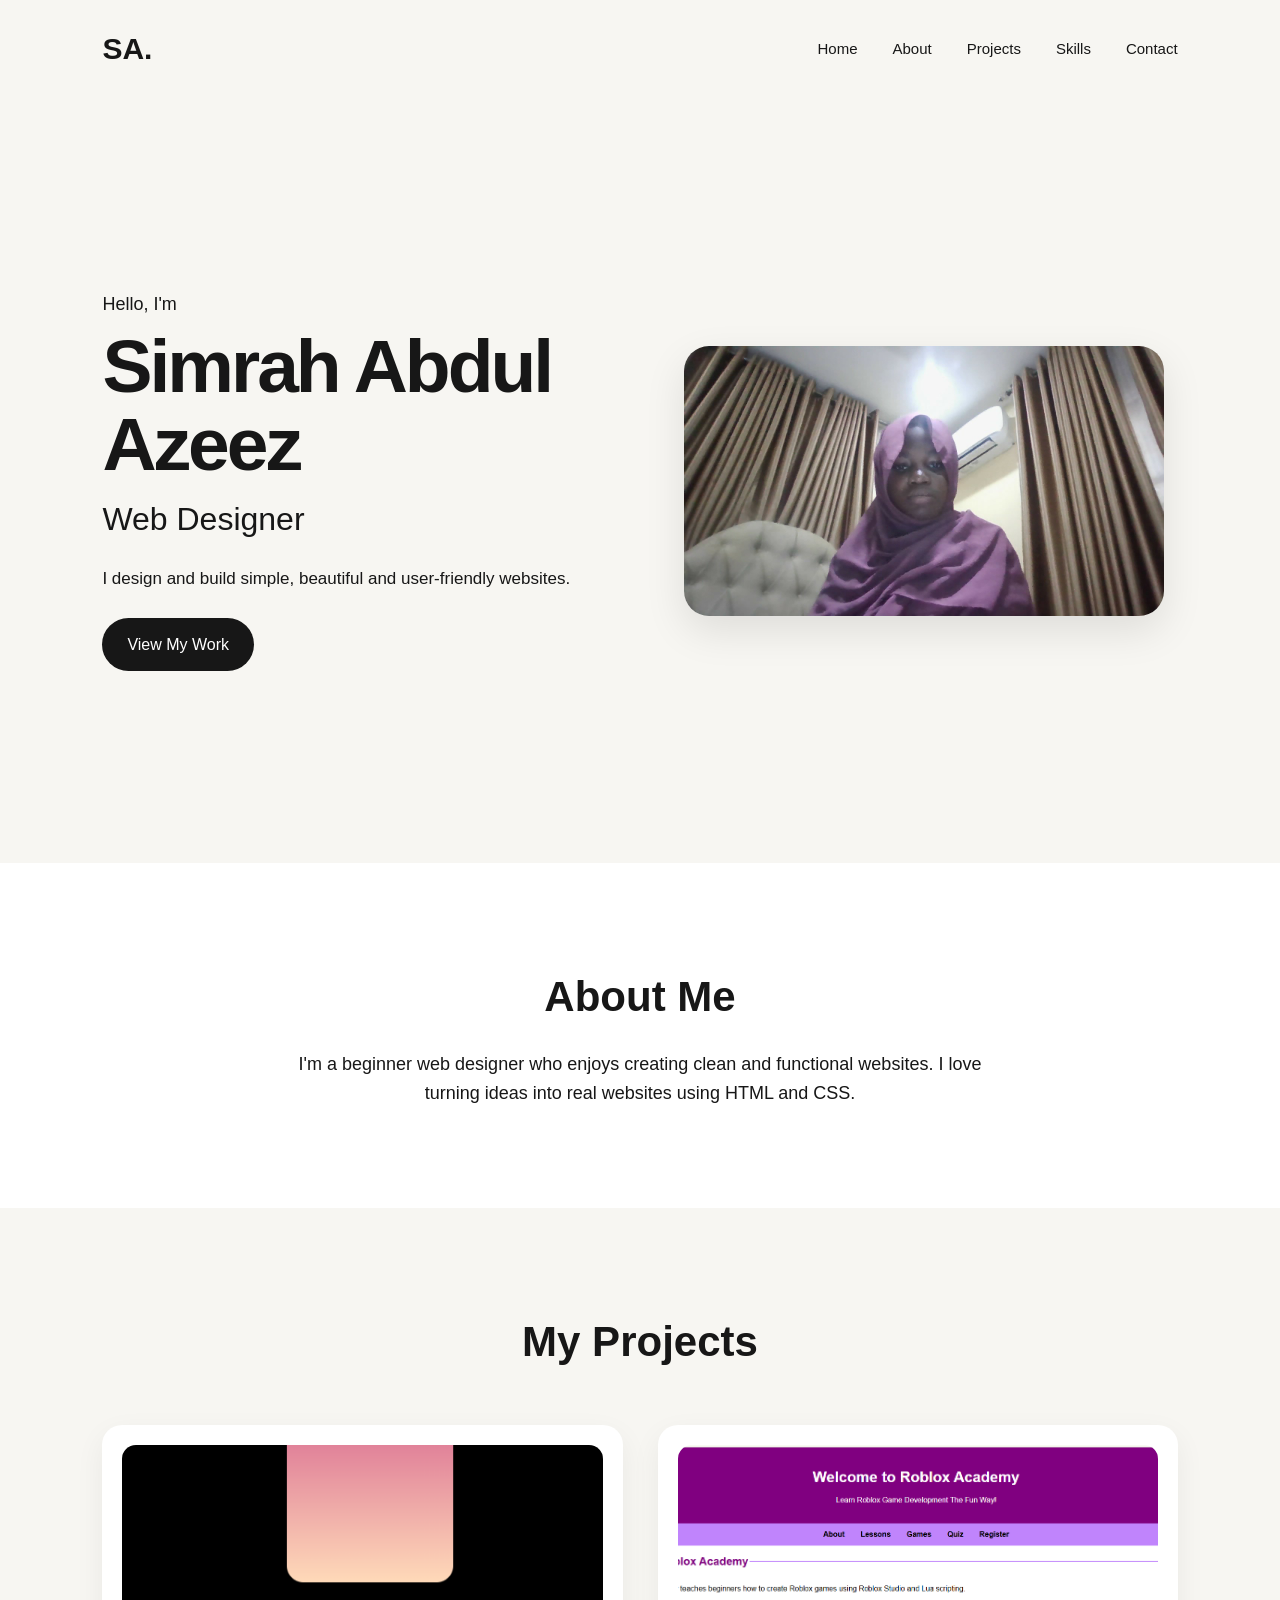
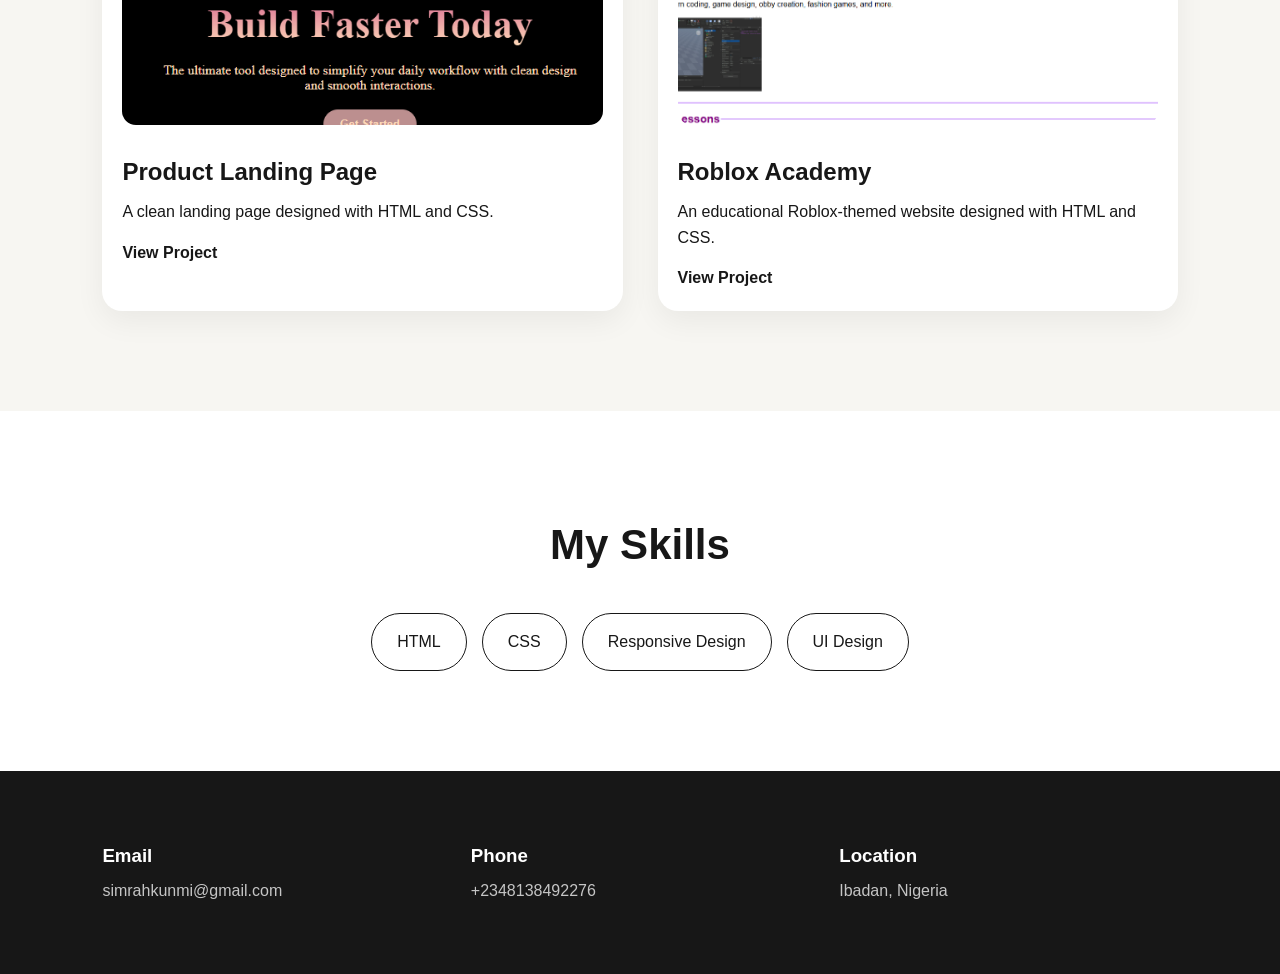
<file: index.html>
<!DOCTYPE html>
<html lang="en">
<head>
<meta charset="UTF-8">
<meta name="viewport" content="width=device-width, initial-scale=1.0">
<title>Simrah Abdul Azeez | Web Designer</title>
<link rel="stylesheet" href="./portfolio.css">
</head>
<body>

<header>
<div class="logo">SA.</div>
<nav>
<a href="#home">Home</a>
<a href="#about">About</a>
<a href="#projects">Projects</a>
<a href="#skills">Skills</a>
<a href="#contact">Contact</a>
</nav>
</header>

<main>

<section class="hero" id="home">
<div class="hero-text">
<p>Hello, I'm</p>
<h1>Simrah Abdul Azeez</h1>
<h2>Web Designer</h2>
<p>I design and build simple, beautiful and user-friendly websites.</p>
<a href="#projects" class="button">View My Work</a>
</div>
<div class="hero-image">
<img src="./images/me.jpg" alt="My photo">
</div>
</section>

<section class="about" id="about">
<h2>About Me</h2>
<p>I'm a beginner web designer who enjoys creating clean and functional websites. I love turning ideas into real websites using HTML and CSS.</p>
</section>

<section class="projects" id="projects">
<h2>My Projects</h2>
<div class="project-container">

<div class="project-card">
<img src="./images/product.png" alt="Product Landing Page">
<h3>Product Landing Page</h3>
<p>A clean landing page designed with HTML and CSS.</p>
<a href="https://simrahkunmi.github.io/productlanding/">View Project</a>
</div>

<div class="project-card">
<img src="./images/robloxx.png" alt="Roblox Academy">
<h3>Roblox Academy</h3>
<p>An educational Roblox-themed website designed with HTML and CSS.</p>
<a href="https://simrahkunmi.github.io/roblox/">View Project</a>
</div>

</div>
</section>

<section class="skills" id="skills">
<h2>My Skills</h2>
<div class="skills-container">
<div class="skill">HTML</div>
<div class="skill">CSS</div>
<div class="skill">Responsive Design</div>
<div class="skill">UI Design</div>
</div>
</section>

</main>

<footer id="contact">
<div class="contact-item">
<h3>Email</h3>
<p>simrahkunmi@gmail.com</p>
</div>

<div class="contact-item">
<h3>Phone</h3>
<p>+2348138492276</p>
</div>

<div class="contact-item">
<h3>Location</h3>
<p>Ibadan, Nigeria</p>
</div>
</footer>

</body>
</html>
</file>
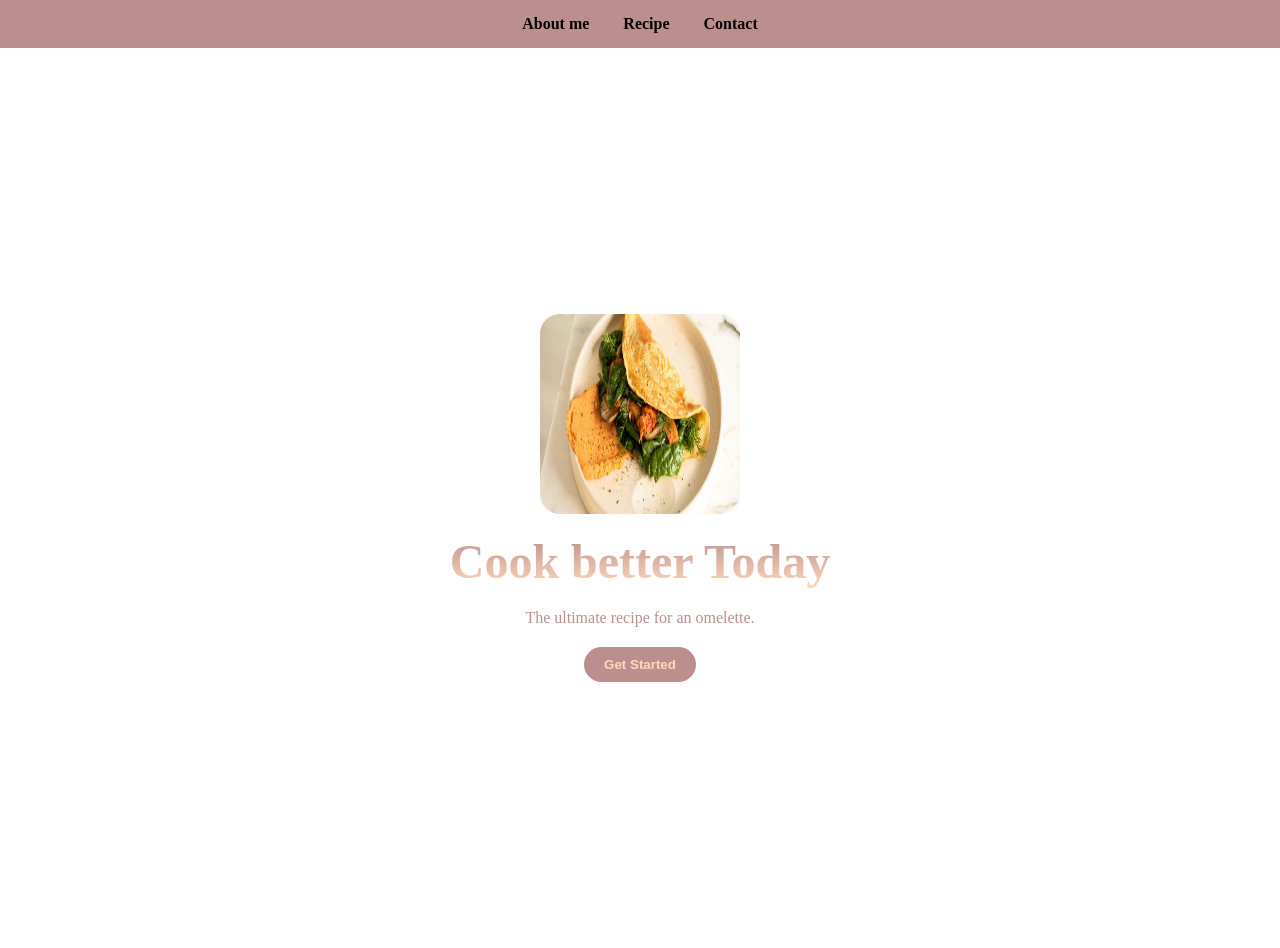
<file: productlanding/index.html>
<!DOCTYPE html>
<html lang="en">

<head>
  <meta charset="UTF-8">
  <meta name="viewport" content="width=device-width, initial-scale=1.0">
  <title>Product Landing Page</title>
  <link rel="stylesheet" href="./product-landing.css">
</head>

<body>

  <body>

    <div class="navbar">
      <a href="./about/index.html">About me</a>
      <a href="./recipe/index.html">Recipe</a>



      <a href="./contact/index.html">Contact</a>




    </div>
    <section class="hero">
      <div class="box">
        <img src="./recipe/omlette.jpeg" alt="omelette">
      </div>

      <h1>Cook better Today</h1>
      <p>The ultimate recipe for an omelette.</p>
      <a href="./recipe/index.html"><button class="cta-btn">Get Started</button></a>
    </section>
  </body>

</html>
</file>
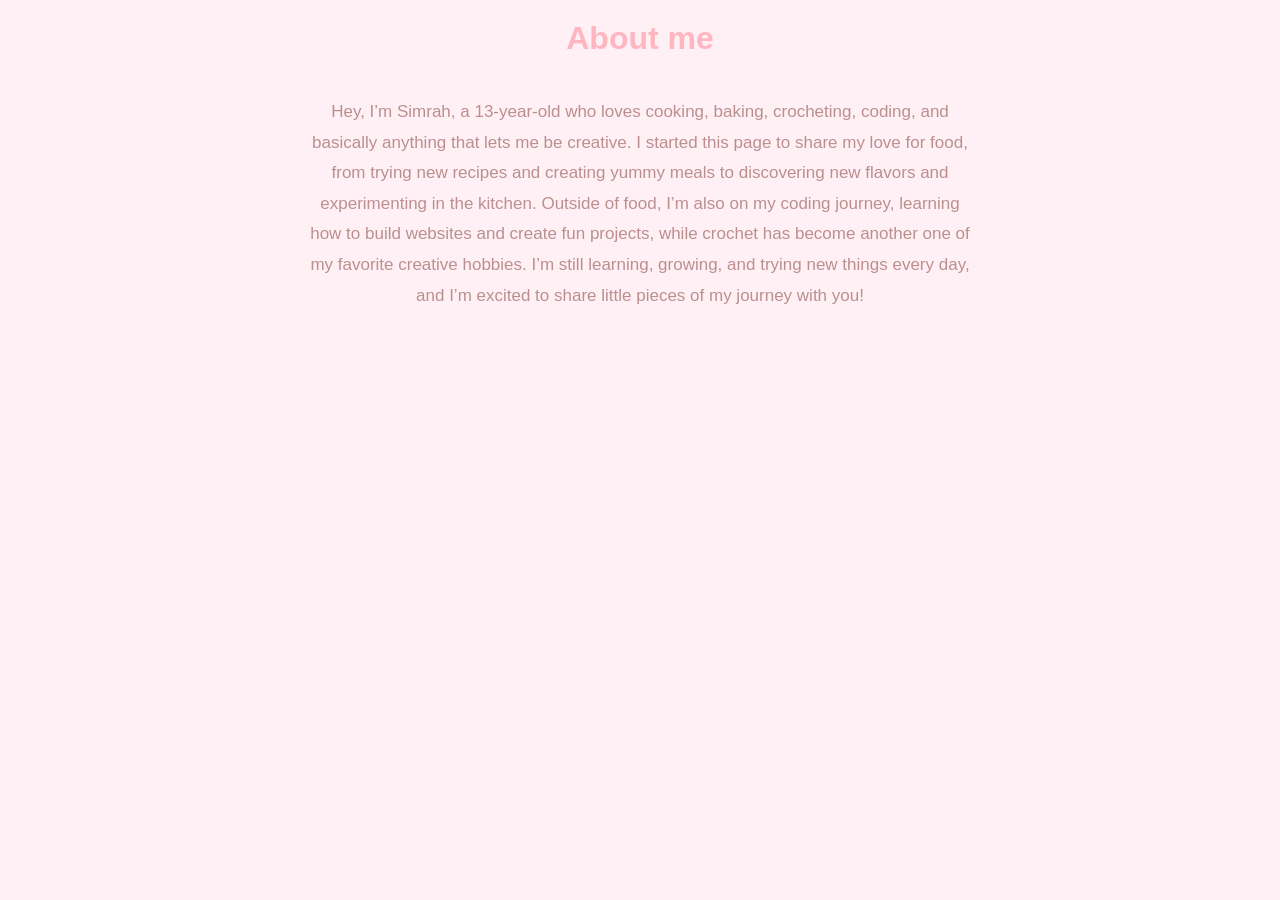
<file: productlanding/about/index.html>
<!DOCTYPE html>
<html lang="en">
<head>
    <meta charset="UTF-8">
    <meta name="viewport" content="width=device-width, initial-scale=1.0">
    <title>About me</title>
    <link rel="stylesheet" href="./about.css">
</head>
<body>
    <h1> About me</h1>
    <p>Hey, I’m Simrah, a 13-year-old who loves cooking, baking, crocheting, coding, and basically anything that lets me be creative. I started this page to share my love for food, from trying new recipes and creating yummy meals to discovering new flavors and experimenting in the kitchen. Outside of food, I’m also on my coding journey, learning how to build websites and create fun projects, while crochet has become another one of my favorite creative hobbies. I’m still learning, growing, and trying new things every day, and I’m excited to share little pieces of my journey with you!</p>
</body>
</html>
</file>
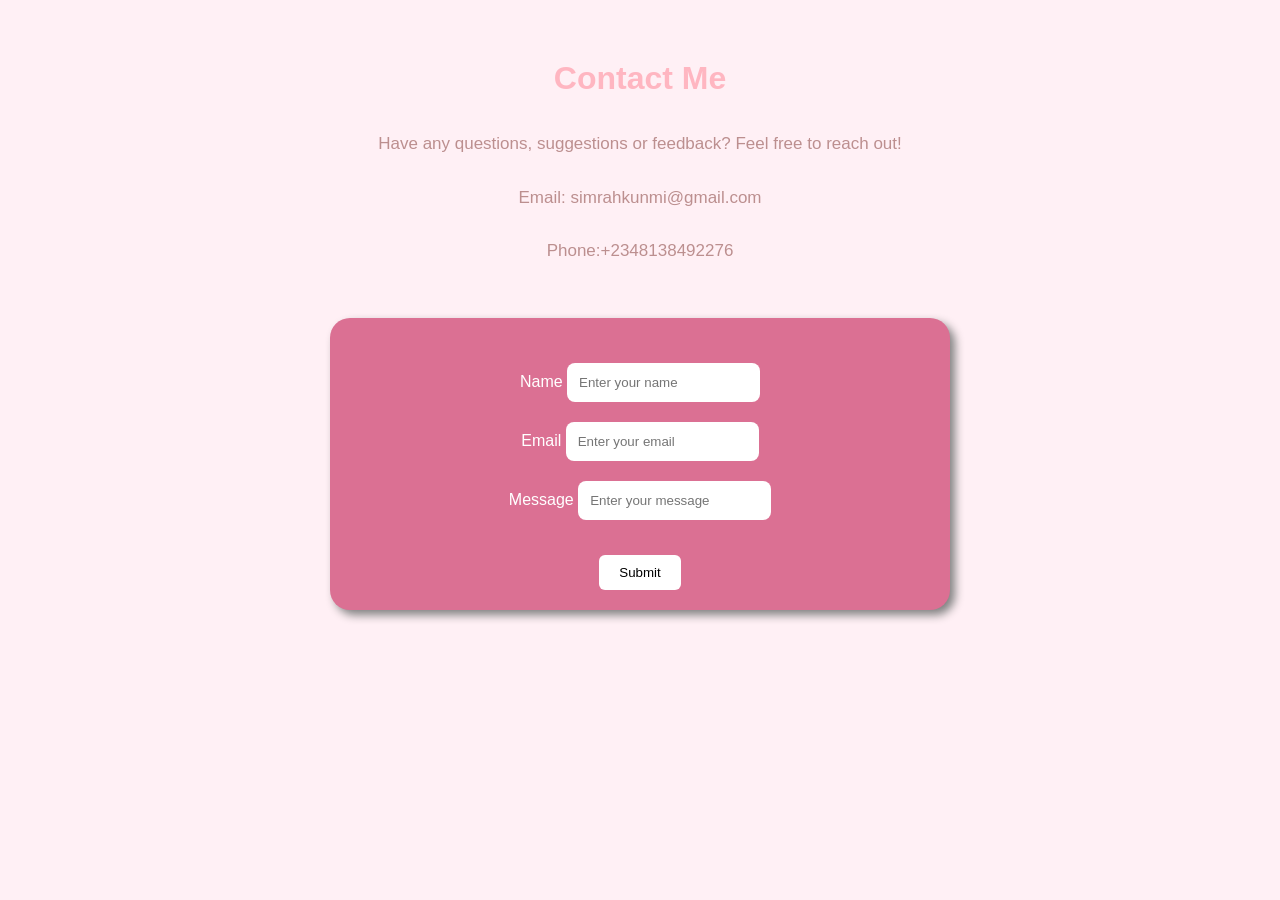
<file: productlanding/contact/index.html>
<!DOCTYPE html>
<html lang="en">
<head>
    <meta charset="UTF-8">
    <meta name="viewport" content="width=device-width, initial-scale=1.0">
    <title>Contact</title>
    <link rel="stylesheet" href="contact.css">
</head>
<body>
    <h1>Contact Me</h1>
    <p>Have any questions, suggestions or feedback? Feel free to reach out!</p>
    <p>Email: simrahkunmi@gmail.com</p>
    <p>Phone:+2348138492276</p>
    <div class="form-card">
    <form action="">
        <label for="name">Name</label>
        <input type="text" id="name" placeholder="Enter your name"> <br>
         <label for="email">Email</label>
        <input type="email" id="email" placeholder="Enter your email" required> <br>
         <label for="message">Message</label> 
        <input type="text" id="message" placeholder="Enter your message" required> <br>
        <a href="./thankss/index.html">
            <button type="button">Submit</button>
        </a>
        
    </form>
    </div>
</body>
</html>
</file>
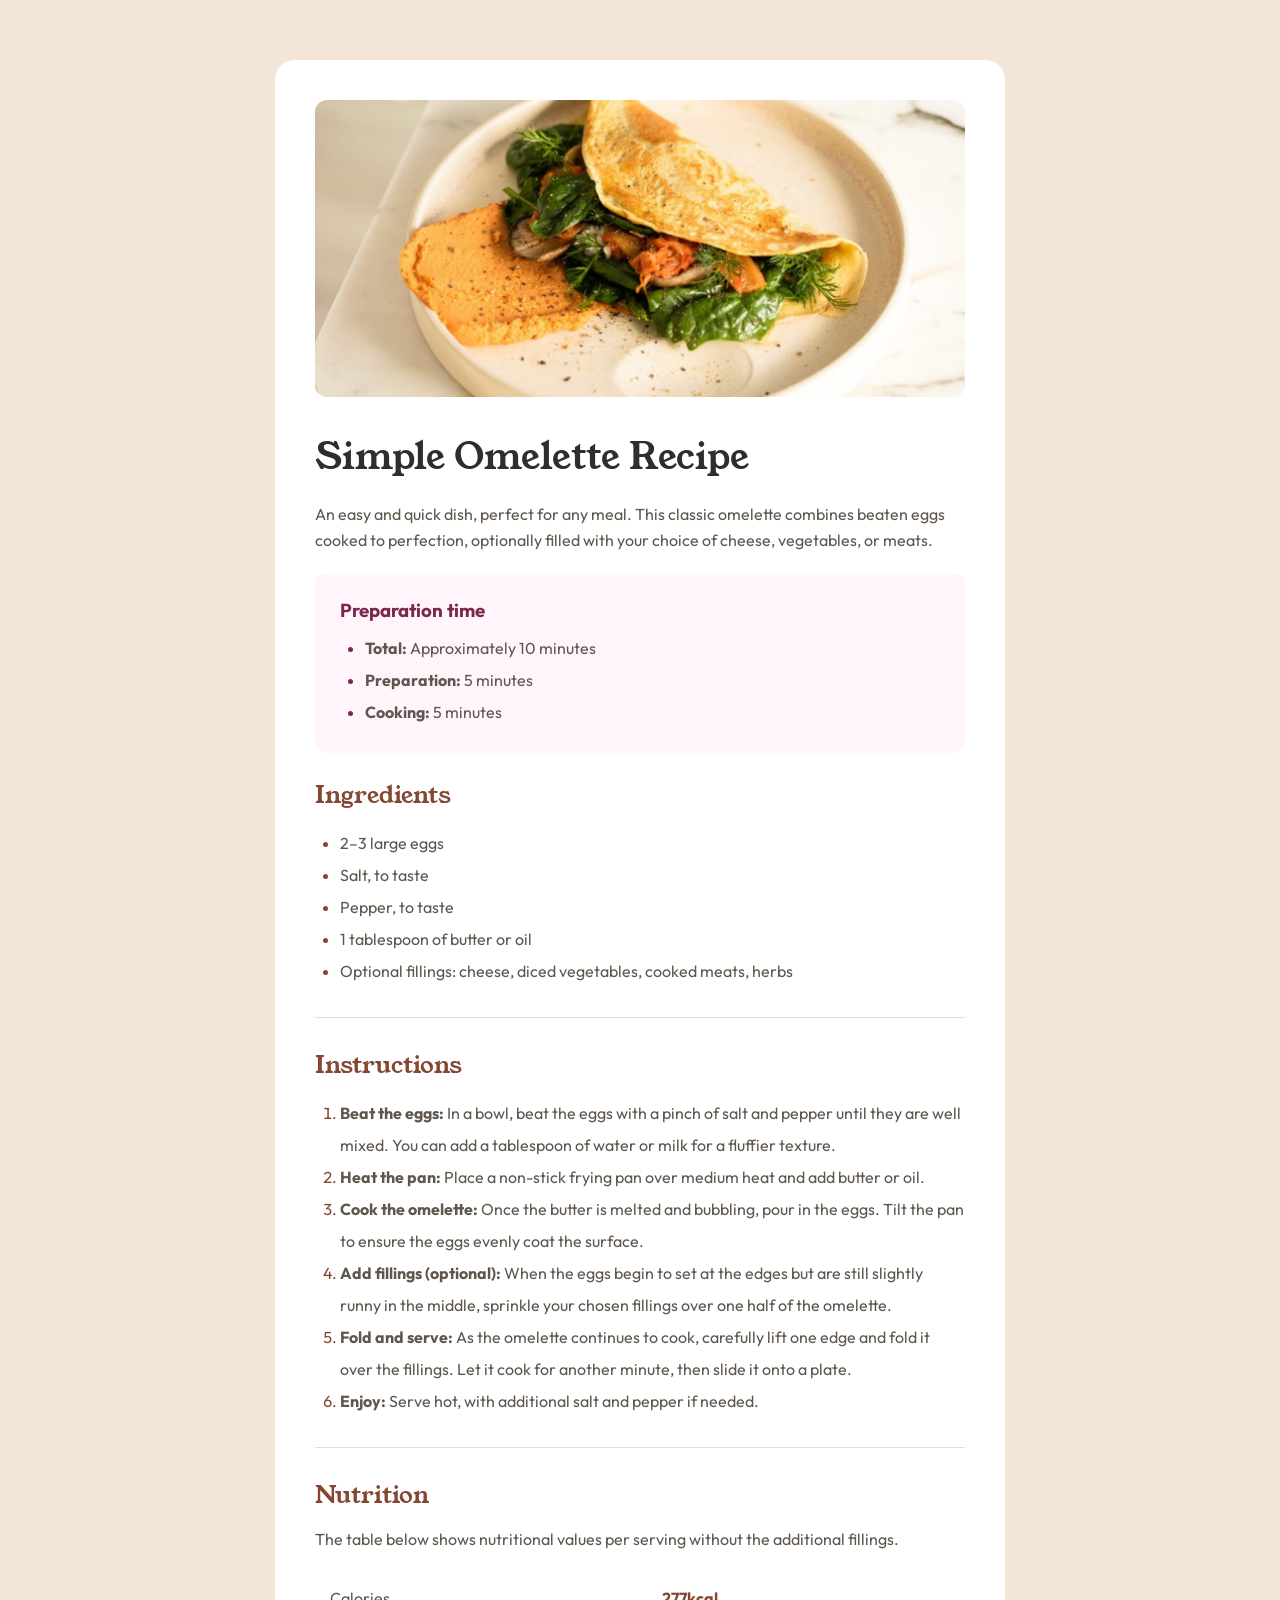
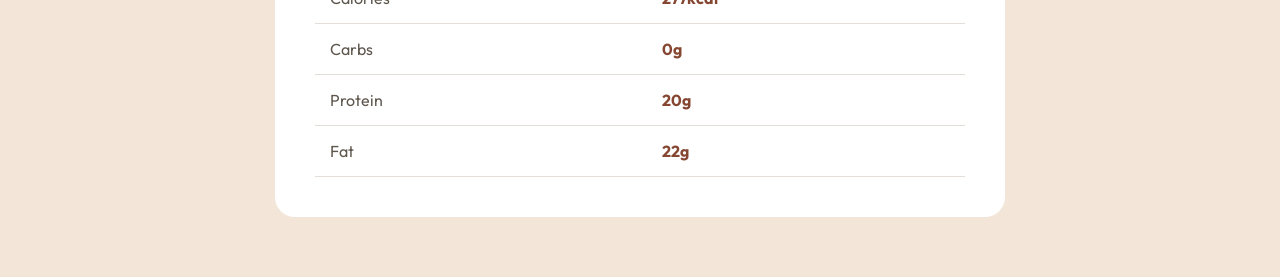
<file: productlanding/recipe/index.html>
<!DOCTYPE html>
<html lang="en">
<head>
  <meta charset="UTF-8">
  <meta name="viewport" content="width=device-width, initial-scale=1.0">
  <title>Recipe Page</title>

  <link rel="stylesheet" href="./recipe.css">
</head>
<body>
  

  <main class="container">

    <img src="./omlette.jpeg" alt="Simple Omelette Recipe">

    <h1>Simple Omelette Recipe</h1>
   

    <p>
      An easy and quick dish, perfect for any meal. This classic omelette combines
      beaten eggs cooked to perfection, optionally filled with your choice of
      cheese, vegetables, or meats.
    </p>

    <section class="prep-time" id="Time">
      <h3>Preparation time</h3>

      <ul>
        <li><strong>Total:</strong> Approximately 10 minutes</li>
        <li><strong>Preparation:</strong> 5 minutes</li>
        <li><strong>Cooking:</strong> 5 minutes</li>
      </ul>
    </section>

    <section id="ingredients">
      <h2>Ingredients</h2>

      <ul>
        <li>2–3 large eggs</li>
        <li>Salt, to taste</li>
        <li>Pepper, to taste</li>
        <li>1 tablespoon of butter or oil</li>
        <li>Optional fillings: cheese, diced vegetables, cooked meats, herbs</li>
      </ul>
    </section>

    <hr>

    <section id="Instructions">
      <h2>Instructions</h2>

      <ol>
        <li>
          <strong>Beat the eggs:</strong> In a bowl, beat the eggs with a pinch
          of salt and pepper until they are well mixed. You can add a tablespoon
          of water or milk for a fluffier texture.
        </li>

        <li>
          <strong>Heat the pan:</strong> Place a non-stick frying pan over medium
          heat and add butter or oil.
        </li>

        <li>
          <strong>Cook the omelette:</strong> Once the butter is melted and
          bubbling, pour in the eggs. Tilt the pan to ensure the eggs evenly coat
          the surface.
        </li>

        <li>
          <strong>Add fillings (optional):</strong> When the eggs begin to set at
          the edges but are still slightly runny in the middle, sprinkle your
          chosen fillings over one half of the omelette.
        </li>

        <li>
          <strong>Fold and serve:</strong> As the omelette continues to cook,
          carefully lift one edge and fold it over the fillings. Let it cook for
          another minute, then slide it onto a plate.
        </li>

        <li>
          <strong>Enjoy:</strong> Serve hot, with additional salt and pepper if
          needed.
        </li>
      </ol>
    </section>

    <hr>

    <section id="Nutrition">
      <h2>Nutrition</h2>

      <p>
        The table below shows nutritional values per serving without the
        additional fillings.
      </p>

      <table>
        <tr>
          <td>Calories</td>
          <td>277kcal</td>
        </tr>

        <tr>
          <td>Carbs</td>
          <td>0g</td>
        </tr>

        <tr>
          <td>Protein</td>
          <td>20g</td>
        </tr>

        <tr>
          <td>Fat</td>
          <td>22g</td>
        </tr>
      </table>

    </section>

  </main>


</body>
</html>
</file>
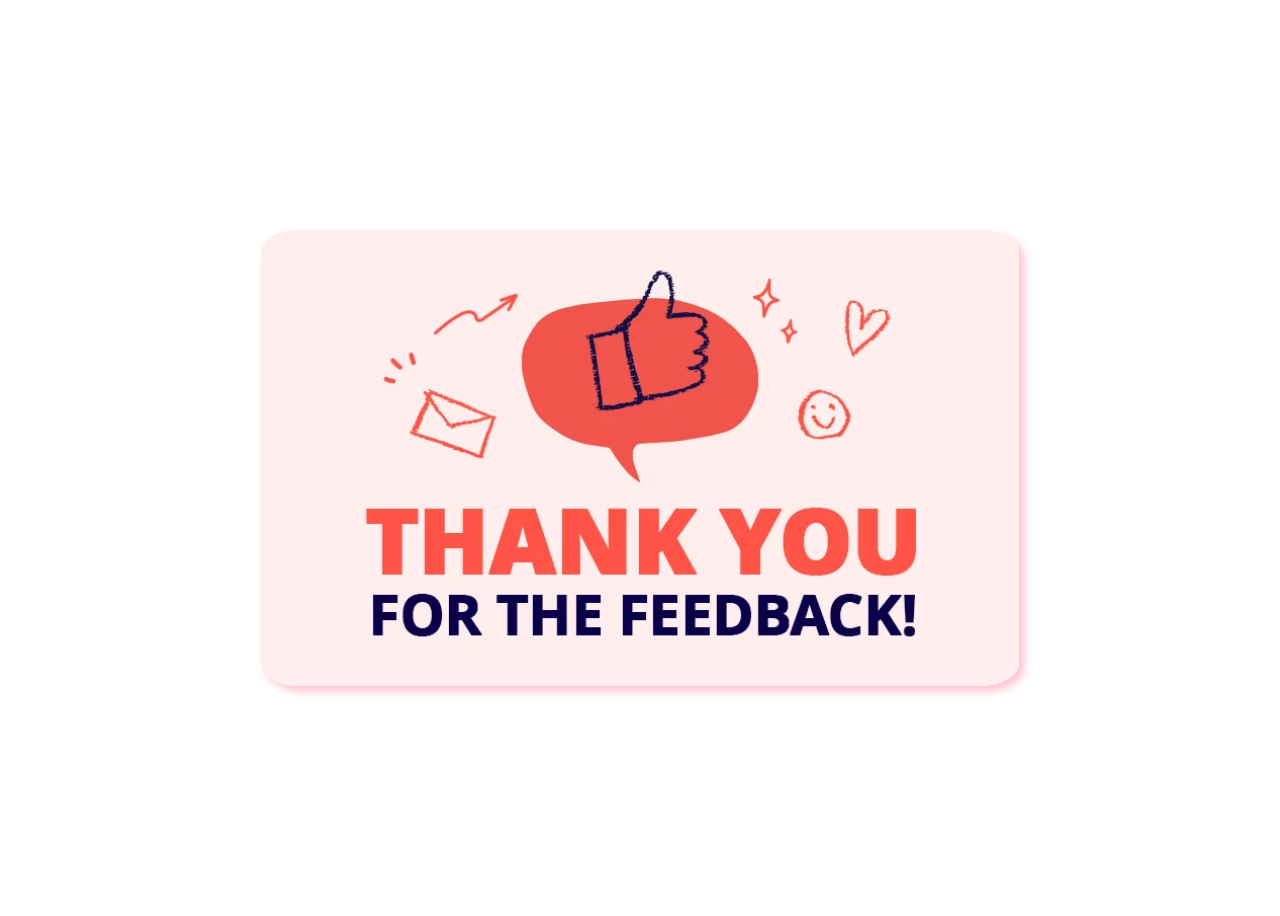
<file: productlanding/contact/thankss/index.html>
<!DOCTYPE html>
<html lang="en">
<head>
    <meta charset="UTF-8">
    <meta name="viewport" content="width=device-width, initial-scale=1.0">
    <title>Thank you</title>
    <style>
        body{
            min-height: 100vh;
            display: flex;
            justify-content: center;
            align-items: center;
        }
        img{
            box-shadow: 5px 5px 10px pink;
            border-radius: 5%;
            width: 60%;
        }
    </style>
</head>
<body>
    <img src="./thanksss.webp" alt="thank you for the feedback image">
</body>
</html>
</file>
<file: portfolio.css>
*{
margin:0;
padding:0;
box-sizing:border-box;
font-family:Arial,sans-serif;

}
body{
background:#f7f6f2;
color:#171717;
line-height:1.6;
}
header{
width:100%;
display:flex;
justify-content:space-between;
align-items:center;
padding:25px 8%;
background:#f7f6f2;
}
.logo{
font-size:30px;
font-weight:800;
}
nav{
display:flex;
gap:35px;
}
nav a{
text-decoration:none;
color:#171717;
font-size:15px;
font-weight:500;

}
nav a:hover{
opacity:.5;
}
.hero{
min-height:85vh;
display:grid;
grid-template-columns:1fr 1fr;
align-items:center;
gap:60px;
padding:80px 8%;
}
.hero-text{
display:flex;
flex-direction:column;
align-items:flex-start;
}
.hero-text>p:first-child{
font-size:18px;
margin-bottom:8px;
}
.hero-text h1{
font-size:clamp(42px,6vw,75px);
line-height:1.05;
margin-bottom:10px;
letter-spacing:-3px;
}
.hero-text h2{
font-size:32px;
font-weight:400;
margin-bottom:20px;
}
.hero-text p{
max-width:500px;
font-size:17px;
margin-bottom:25px;
}
.button{
display:inline-block;
padding:14px 25px;
background:#171717;
color:white;
text-decoration:none;
border-radius:30px;
transition:.3s;
}
.button:hover{
transform:translateY(-4px);
}
.hero-image{
display:flex;
justify-content:center;
}
.hero-image img{
width:100%;
max-width:480px;
border-radius:25px;
object-fit:cover;
box-shadow:0 15px 40px rgba(0,0,0,.1);
}
.about{
padding:100px 8%;
text-align:center;
background:white;
}
.about h2,
.projects h2,
.skills h2{
font-size:42px;
margin-bottom:20px;
}
.about p{
max-width:700px;
margin:auto;
font-size:18px;
}
.projects{
padding:100px 8%;
}
.projects h2{
text-align:center;
margin-bottom:50px;
}
.project-container{
display:grid;
grid-template-columns:repeat(2,1fr);
gap:35px;
max-width:1100px;
margin:auto;
}
.project-card{
background:white;
padding:20px;
border-radius:20px;
box-shadow:0 10px 30px rgba(0,0,0,.06);
transition:.3s;
}
.project-card:hover{
transform:translateY(-8px);
}
.project-card img{
width:100%;
height:280px;
object-fit:cover;
border-radius:14px;
margin-bottom:20px;
}
.project-card h3{
font-size:24px;
margin-bottom:8px;
}
.project-card p{
font-size:16px;
margin-bottom:15px;
}
.project-card a{
color:#171717;
font-weight:bold;
text-decoration:none;
}
.skills{
padding:100px 8%;
background:white;
text-align:center;
}
.skills-container{
display:flex;
justify-content:center;
flex-wrap:wrap;
gap:15px;
margin-top:35px;
}
.skill{
padding:15px 25px;
border:1px solid #171717;
border-radius:30px;

}
.skill:hover{
background:#171717;
color:white;
}
footer{
display:grid;
grid-template-columns:repeat(3,1fr);
gap:30px;
padding:70px 8%;
background:#171717;
color:white;
}
.contact-item h3{
margin-bottom:8px;
}
.contact-item p{
opacity:.75;
}
@media(max-width:900px){
header{
padding:20px 5%;
}
.hero{
padding:60px 5%;
gap:40px;
}
.hero-text h1{
font-size:48px;
}
.project-container{
grid-template-columns:1fr 1fr;
}
}
@media(max-width:600px){
header{
flex-direction:column;
gap:20px;
padding:20px;
}
nav{
display:flex;
flex-wrap:wrap;
justify-content:center;
gap:15px;
}
nav a{
font-size:14px;
}
.hero{
grid-template-columns:1fr;
text-align:center;
padding:50px 20px;
}
.hero-text{
align-items:center;
}
.hero-text h1{
font-size:38px;
letter-spacing:-1.5px;
}
.hero-text h2{
font-size:24px;
}
.hero-text p{
font-size:16px;
}
.hero-image{
order:-1;
}
.hero-image img{
width:100%;
max-width:400px;
}
.about{
padding:60px 20px;
}
.about h2,
.projects h2,
.skills h2{
font-size:34px;
}
.about p{
font-size:16px;
}
.projects{
padding:60px 20px;
}
.project-container{
grid-template-columns:1fr;
}
.project-card img{
height:auto;
}
.skills{
padding:60px 20px;
}
.skills-container{
flex-direction:column;
align-items:center;
}
.skill{
width:100%;
max-width:300px;
text-align:center;
}
footer{
grid-template-columns:1fr;
text-align:center;
padding:50px 20px;
}
}
@media(max-width:400px){
.hero-text h1{
font-size:32px;
}
.hero-text h2{
font-size:21px;
}
nav{
gap:10px;
}
nav a{
font-size:13px;
}
}
</file>
<file: productlanding/product-landing.css>
*{ 
    padding: 0;
    margin: 0;
    box-sizing: border-box;
}

body{
    background-color: white;
    color: peachpuff;
}
section{
    display: flex;
    justify-content: center;
    flex-direction: column;
    align-items: center;
    min-height: 100vh;
    padding: 3rem;
}
img{
    width: 200px;
    height: 200px;
    background: linear-gradient(rosybrown, peachpuff);
    border-radius: 20px;
animation: float 2s ease-in-out infinite forwards;
margin-bottom: 1rem;
}
.cta-btn{
    background-color: rosybrown;
    color: peachpuff;
    border-radius: 20px;
    padding: 10px 20px;
    border: none;
    cursor: pointer;
    font-weight: 700;
   transition:
   transform 0.2s ease,
   background-color 0.2s ease;

}
.cta-btn:hover{
    transform: scale(1.05);
    background-color: linen;
    color: lightsalmon;
}
@keyframes float{
    0%,
    100%{
        transform: translateY(0);
    }
    50%{ 
        transform: translateY(-20px)
    }
    
}
h1{
     background: linear-gradient(rosybrown, peachpuff);
     font-size: 3rem;
     -webkit-background-clip: text;
     margin-bottom: 20px;
     -webkit-text-fill-color: transparent;
     background-clip: text;
}
p{
    max-width: 500px;
    margin-bottom: 20px;
    text-align: center;
    color: rosybrown;
}
.navbar {
  background-color: rosybrown;
  padding: 15px;
  text-align: center;
}

.navbar a {
  margin: 15px;
  text-decoration: none;
  color: black;
  font-weight: bold;
}
</file>
<file: productlanding/about/about.css>
*{
    margin: 0;
    padding: 0;
    box-sizing: border-box;
}
body{
    font-family: Arial, Helvetica, sans-serif;
    background: lavenderblush;
    color: rosybrown;
}
h1{
    text-align: center;
    font-size: 32px;
    color: lightpink;
    margin: 20px;
}
p{
    font-size: 17px;
    line-height: 1.8;
    max-width: 700px;
    margin: auto;
    padding:20px;
    text-align: center;
    color: rosybrown;
}
</file>
<file: productlanding/contact/contact.css>
*{
    margin: 0;
    padding: 0;
    box-sizing: border-box;
}
body{
    font-family: Arial, sans-serif;
    background: lavenderblush;
    color: rosybrown;
    padding: 40px 20px;
}
h1{
    text-align: center;
    font-size: 32px;
    color: lightpink;
    margin: 20px;
    
}

p{
    font-size: 17px;
    line-height: 0.8;
    max-width: 700px;
    margin: auto;
    padding:20px;
    text-align: center;
    color: rosybrown;
}
label{
    margin-top: 15px;
    margin-bottom: 5px;
    color: white;
    text-align: left;
}
button{
    margin: 15px auto 0;
    padding: 10px 20px;
    border: 0;
    border-radius: 6px;
    background-color: white;
    cursor: pointer;
    
}
form{
    margin-top: 25px;
    text-align: center;
}
input{
    padding: 12px;
    border-radius: 8px;
    margin-bottom: 20px;
    border: none;
    

}
.form-card{
    background-color: palevioletred;
    padding: 20px 15px;
    margin: 40px auto;
    width: 50%;
    border-radius: 20px;
    box-shadow: 5px 5px 10px grey;
}
</file>
<file: productlanding/recipe/recipe.css>
@import url('https://fonts.googleapis.com/css2?family=Outfit:wght@100..900&family=Young+Serif&display=swap');
*{
    margin:0;
    padding:0;
    box-sizing:border-box;
}

body{
    background:hsl(30,54%,90%);
    font-family:"Outfit",sans-serif;
    color:hsl(30,10%,34%);
    display:flex;
    justify-content:center;
    padding:60px 20px;
}

.container{
    background:white;
    max-width:730px;
    width:100%;
    border-radius:20px;
    padding:40px;
}

img{
    width:100%;
    border-radius:12px;
}

h1,h2{
    font-family:"Young Serif",serif;
    font-weight:400;
}

h1{
    color:hsl(24,5%,18%);
    margin:30px 0 20px;
    font-size:2.3rem;
}

h2{
    color:hsl(14,45%,36%);
    margin:25px 0 15px;
}

p{
    line-height:1.6;
    margin-bottom:20px;
}

.prep-time{
    background:hsl(330,100%,98%);
    padding:25px;
    border-radius:12px;
    margin-bottom:25px;
}

.prep-time h3{
    color:hsl(332,51%,32%);
    margin-bottom:10px;
}

ul,
ol{
    padding-left:25px;
    line-height:2;
}

li::marker{
    color:hsl(14,45%,36%);
}

.prep-time li::marker{
    color:hsl(332,51%,32%);
}

hr{
    border:none;
    border-top:1px solid hsl(30,18%,87%);
    margin:30px 0;
}

table{
    width:100%;
    border-collapse:collapse;
}

td{
    padding:15px;
    border-bottom:1px solid hsl(30,18%,87%);
}

td:last-child{
    color:hsl(14,45%,36%);
    font-weight:700;
}

@media(max-width:768px){

    body{
        padding:0;
        background:white;
    }

    .container{
        border-radius:0;
        padding:0;
    }

    img{
        border-radius:0;
    }

    .container>*:not(img){
        padding:0 30px;
    }

    hr{
        margin:30px;
    }

    table{
        margin:0 30px 30px;
        width:calc(100% - 60px);
    }
}
.navbar {
  background-color: white;
  padding: 15px;
  text-align: center;
}

.navbar a {
  margin: 15px;
  text-decoration: none;
  color: black;
  font-weight: bold;
}
</file>
